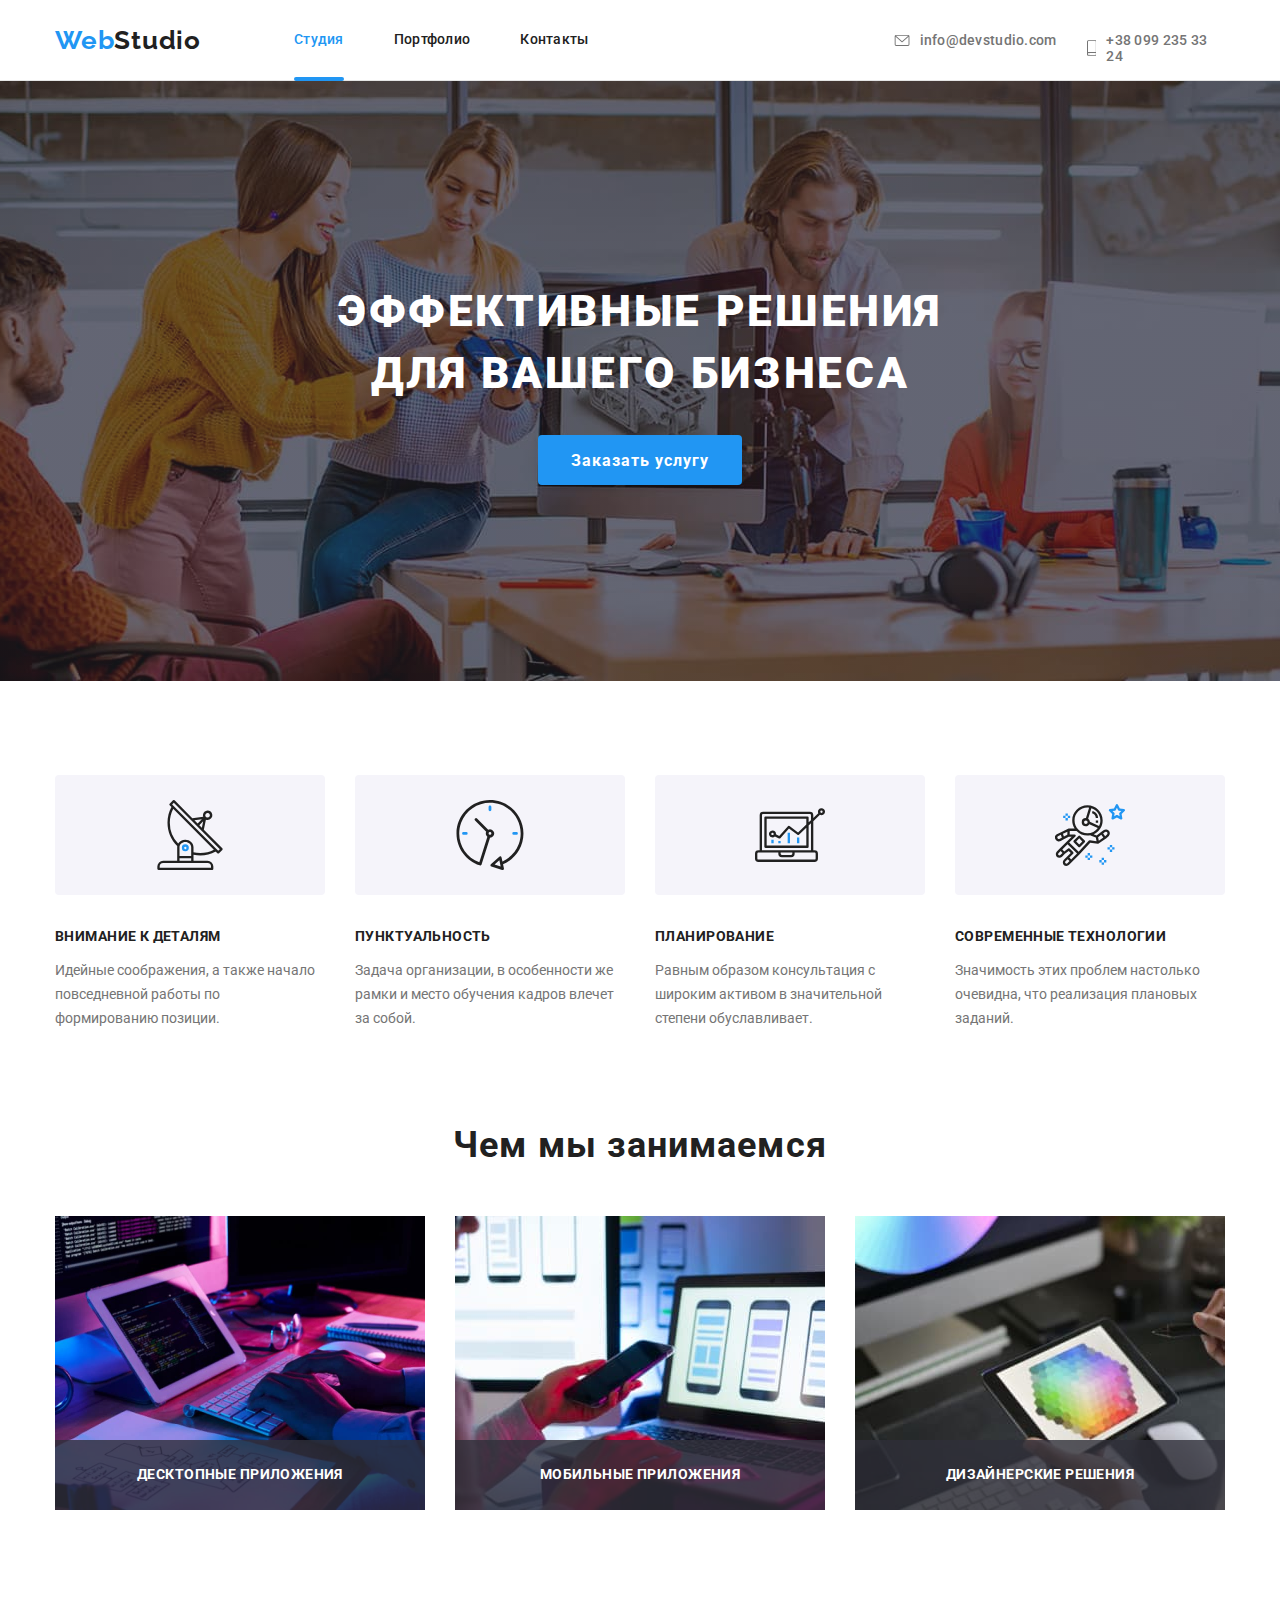
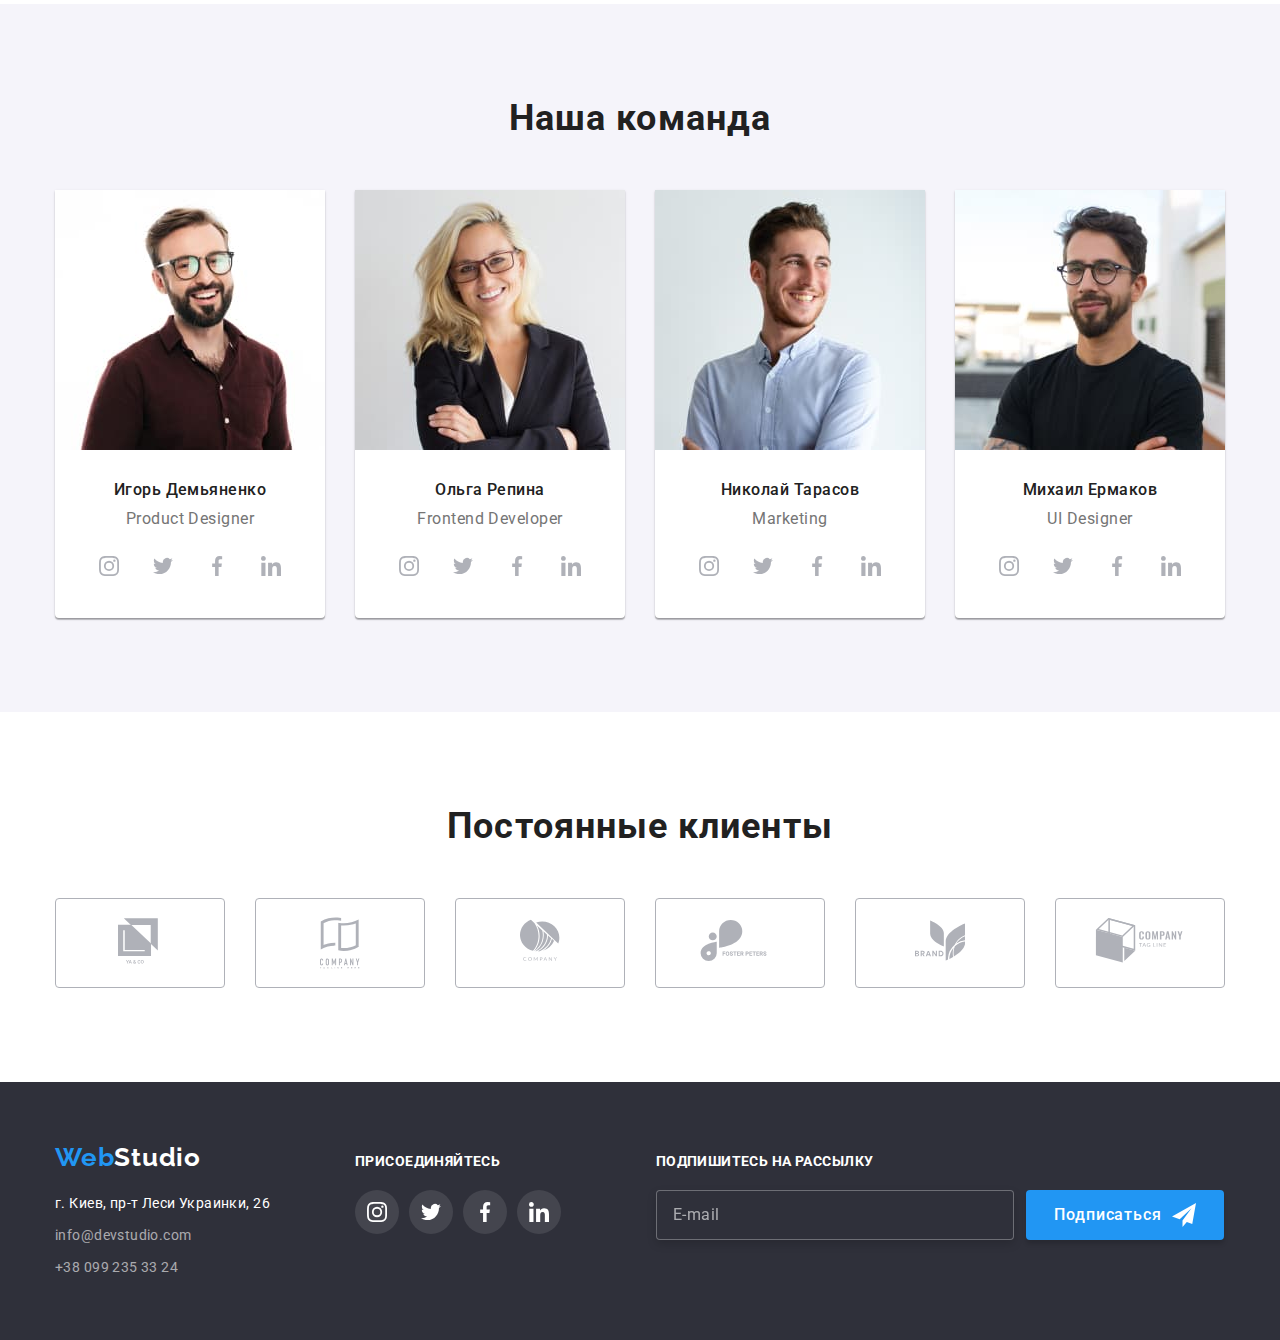
<file: index.html>
<!DOCTYPE html>
<html lang="ru">
  <head>
    <meta charset="UTF-8" />
    <meta http-equiv="X-UA-Compatible" content="IE=edge" />
    <meta name="viewport" content="width=device-width, initial-scale=1.0" />
    <title>Studio</title>
    <link rel="icon" href="./images/world.png" />
    <meta
      name="description"
      content="Наша команда с удовольствием поможет Вам в создании сайта,интернет-магазина по Вашим предпочтениям"
    />
    <link rel="preconnect" href="https://fonts.gstatic.com" />

    <link
      href="https://fonts.googleapis.com/css2?family=Raleway:wght@700&family=Roboto:wght@400;500;700;900&display=swap"
      rel="stylesheet"
    />
    <link
      rel="stylesheet"
      href="https://cdnjs.cloudflare.com/ajax/libs/animate.css/4.1.1/animate.min.css"
    />
    <link
      rel="stylesheet"
      href="https://cdnjs.cloudflare.com/ajax/libs/modern-normalize/0.2.0/modern-normalize.css"
    />
    <link rel="stylesheet" href="./css/main.min.css" />
  </head>
  <body>
    <!--Шапка сайта-->
    <header class="page-header">
      <div class="container header-container">
        <div class="page-header__main">
          <a href="" class="logo page-header__logo">
            <span class="logo__span logo__span--accent">Web</span
            ><span class="logo__span logo__span--primary">Studio</span></a
          >
          <button
            type="button"
            class="menu-button"
            aria-expanded="false"
            aria-controls="menu-container"
            data-menu-button
          >
            <svg
              width="40"
              height="40"
              aria-label="Переключатель мобильного меню"
            >
              <use
                class="icon-close"
                href="./images/sprite.svg#icon-close_40px"
              ></use>
              <use class="icon-menu" href="./images/sprite.svg#icon-menu"></use>
            </svg>
          </button>
          <div class="menu-container" id="menu-container" data-menu>
            <div class="menu-flex">
              <nav class="page-header__navigation">
                <ul class="site-nav">
                  <li class="site-nav__item">
                    <a
                      href="./index.html"
                      class="site-nav__link--current site-nav__studio"
                      >Студия</a
                    >
                  </li>
                  <li class="site-nav__item">
                    <a href="./portfolio.html" class="site-nav__link"
                      >Портфолио</a
                    >
                  </li>
                  <li class="site-nav__item">
                    <a href="" class="site-nav__link">Контакты</a>
                  </li>
                </ul>
              </nav>
              <div class="mobile-social-contacts">
                <ul class="contacts">
                  <li class="contacts__item">
                    <a
                      href="mailto:info@devstudio.com"
                      class="contacts__link contacts__link--email"
                    >
                      <svg class="contacts__icon" width="16" height="12">
                        <use href="./images/sprite.svg#icon-email"></use>
                      </svg>
                      info@devstudio.com
                    </a>
                  </li>

                  <li class="contacts__item">
                    <a
                      href="tel:+380992353324"
                      class="contacts__link contacts__link--tel"
                    >
                      <svg class="contacts__icon" width="10" height="16">
                        <use href="./images/sprite.svg#icon-smartphone"></use>
                      </svg>
                      +38 099 235 33 24
                    </a>
                  </li>
                </ul>

                <ul class="mobile-social">
                  <li class="mobile-social__item">
                    <a
                      href=""
                      rel="noopener noreferrer"
                      class="mobile-social__link"
                      >Instagram</a
                    >
                  </li>
                  <li class="mobile-social__item">
                    <a
                      href=""
                      rel="noopener noreferrer"
                      class="mobile-social__link"
                      >Twitter</a
                    >
                  </li>
                  <li class="mobile-social__item">
                    <a
                      href=""
                      rel="noopener noreferrer"
                      class="mobile-social__link"
                      >Facebook</a
                    >
                  </li>
                  <li class="mobile-social__item">
                    <a
                      href=""
                      rel="noopener noreferrer"
                      class="mobile-social__link"
                      >LinkedIn</a
                    >
                  </li>
                </ul>
              </div>
            </div>
          </div>
        </div>
      </div>
    </header>

    <main>
      <!--Герой-->

      <section class="hero hero__overlay">
        <h1 class="hero__title animate__backInDown">
          Эффективные решения для вашего бизнеса
        </h1>
        <button data-modal-open type="button" class="button">
          Заказать услугу
        </button>
      </section>

      <!--Преимущества-->
      <section class="section-features">
        <div class="container">
          <h2 class="visually-hidden">Преимущества</h2>
          <ul class="features">
            <li class="features__item">
              <div class="features__icon">
                <svg width="70" height="70">
                  <use href="./images/sprite.svg#icon-antenna"></use>
                </svg>
              </div>
              <h3 class="features__title">Внимание к деталям</h3>
              <p class="features__text">
                Идейные соображения, а также начало повседневной работы по
                формированию позиции.
              </p>
            </li>
            <li class="features__item">
              <div class="features__icon">
                <svg width="70" height="70">
                  <use href="./images/sprite.svg#icon-clock"></use>
                </svg>
              </div>
              <h3 class="features__title">Пунктуальность</h3>
              <p class="features__text">
                Задача организации, в особенности же рамки и место обучения
                кадров влечет за собой.
              </p>
            </li>
            <li class="features__item">
              <div class="features__icon">
                <svg width="70" height="70">
                  <use href="./images/sprite.svg#icon-diagram"></use>
                </svg>
              </div>
              <h3 class="features__title">Планирование</h3>
              <p class="features__text">
                Равным образом консультация с широким активом в значительной
                степени обуславливает.
              </p>
            </li>
            <li class="features__item">
              <div class="features__icon">
                <svg width="70" height="70">
                  <use href="./images/sprite.svg#icon-astronaut"></use>
                </svg>
              </div>
              <h3 class="features__title">Современные технологии</h3>
              <p class="features__text">
                Значимость этих проблем настолько очевидна, что реализация
                плановых заданий.
              </p>
            </li>
          </ul>
        </div>
      </section>
      <!--Чем мы занимаемся-->
      <section class="section-business">
        <div class="container">
          <h2 class="section__title">Чем мы занимаемся</h2>
          <ul class="business">
            <li class="business__item">
              <img
                srcset="
                  ./images/foto4/buss11.jpg 1x,
                  ./images/foto4/buss12.jpg 2x
                "
                src="./images/foto4/buss11.jpg"
                alt="Команда создает десктопное приложение"
                width="370"
                height="294"
                class="img"
              />
              <div class="business__app">
                <h3 class="business__title">Десктопные приложения</h3>
              </div>
            </li>
            <li class="business__item">
              <img
                srcset="
                  ./images/foto4/buss21.jpg 1x,
                  ./images/foto4/buss22.jpg 2x
                "
                src="./images/foto4/buss21.jpg"
                alt="Команда создает мобильное приложение"
                width="370"
                height="294"
                class="img"
              />
              <div class="business__app">
                <h3 class="business__title">Мобильные приложения</h3>
              </div>
            </li>
            <li class="business__item">
              <img
                srcset="
                  ./images/foto4/buss3-1x.jpg 1x,
                  ./images/foto4/buss3-2x.jpg 2x
                "
                src="./images/foto4/buss3-1x.jpg"
                alt="Дизайнерские решения"
                width="370"
                height="294"
                class="img"
              />
              <div class="business__app">
                <h3 class="business__title">Дизайнерские решения</h3>
              </div>
            </li>
          </ul>
        </div>
      </section>

      <!--Наша команда-->

      <section class="section team">
        <div class="container">
          <h2 class="section__title">Наша команда</h2>
          <ul class="team-cardset">
            <li class="team-cardset__item">
              <div class="team-cardset__thamb">
                <img
                  srcset="
                    ./images/foto4/team1-1x.jpg 1x,
                    ./images/foto4/team1-2x.jpg 2x
                  "
                  src="./images/foto4/team1-1x.jpg"
                  alt="Фото Игоря Демьяненко"
                  width="270"
                  height="260"
                  class="img team-cardset__img animate__rotateOut"
                />
              </div>
              <div class="team-cardset__content">
                <h3 class="team-cardset__name">Игорь Демьяненко</h3>
                <p class="team-cardset__prof">Product Designer</p>
              </div>
              <ul class="social-list">
                <li class="social-list__item">
                  <a
                    href=""
                    class="social-list__link"
                    target="_blank"
                    rel="noreferrer noopener"
                    aria-label="Инстаграм"
                  >
                    <svg class="social-list__icon">
                      <use href="./images/sprite.svg#icon-instagram"></use>
                    </svg>
                  </a>
                </li>
                <li class="social-list__item">
                  <a
                    href=""
                    class="social-list__link"
                    target="_blank"
                    rel="noreferrer noopener"
                    aria-label="Твиттер"
                  >
                    <svg class="social-list__icon">
                      <use href="./images/sprite.svg#icon-twitter"></use>
                    </svg>
                  </a>
                </li>
                <li class="social-list__item">
                  <a
                    href=""
                    class="social-list__link"
                    target="_blank"
                    rel="noreferrer noopener"
                    aria-label="Фейсбук"
                  >
                    <svg class="social-list__icon">
                      <use href="./images/sprite.svg#icon-facebook"></use>
                    </svg>
                  </a>
                </li>
                <li class="social-list__item">
                  <a
                    href=""
                    class="social-list__link"
                    target="_blank"
                    rel="noreferrer noopener"
                    aria-label="Линкедин"
                  >
                    <svg class="social-list__icon">
                      <use href="./images/sprite.svg#icon-linkedin"></use>
                    </svg>
                  </a>
                </li>
              </ul>
            </li>

            <li class="team-cardset__item">
              <div class="team-cardset__thamb">
                <img
                  srcset="
                    ./images/foto4/team2-1x.jpg 1x,
                    ./images/foto4/team2-2x.jpg 2x
                  "
                  src="./images/foto4/team2-1x.jpg"
                  alt="Фото Ольги Репиной"
                  width="270"
                  height="260"
                  class="img team-cardset__img animate__rotateOut"
                />
              </div>
              <div class="team-cardset__content">
                <h3 class="team-cardset__name">Ольга Репина</h3>
                <p class="team-cardset__prof">Frontend Developer</p>
              </div>
              <ul class="social-list">
                <li class="social-list__item">
                  <a
                    href=""
                    class="social-list__link"
                    target="_blank"
                    rel="noreferrer noopener"
                    aria-label="Инстаграм"
                  >
                    <svg class="social-list__icon">
                      <use href="./images/sprite.svg#icon-instagram"></use>
                    </svg>
                  </a>
                </li>
                <li class="social-list__item">
                  <a
                    href=""
                    class="social-list__link"
                    target="_blank"
                    rel="noreferrer noopener"
                    aria-label="Твиттер"
                  >
                    <svg class="social-list__icon">
                      <use href="./images/sprite.svg#icon-twitter"></use>
                    </svg>
                  </a>
                </li>
                <li class="social-list__item">
                  <a
                    href=""
                    class="social-list__link"
                    target="_blank"
                    rel="noreferrer noopener"
                    aria-label="Фейсбук"
                  >
                    <svg class="social-list__icon">
                      <use href="./images/sprite.svg#icon-facebook"></use>
                    </svg>
                  </a>
                </li>
                <li class="social-list__item">
                  <a
                    href=""
                    class="social-list__link"
                    target="_blank"
                    rel="noreferrer noopener"
                    aria-label="Линкедин"
                  >
                    <svg class="social-list__icon">
                      <use href="./images/sprite.svg#icon-linkedin"></use>
                    </svg>
                  </a>
                </li>
              </ul>
            </li>
            <li class="team-cardset__item">
              <div class="team-cardset__thamb">
                <img
                  srcset="
                    ./images/foto4/team3-1x.jpg 1x,
                    ./images/foto4/team3-2x.jpg 2x
                  "
                  src="./images/foto4/team3-1x.jpg"
                  alt="Фото Николая Тарасова"
                  width="270"
                  height="260"
                  class="img team-cardset__thamb animate__rotateOut"
                />
              </div>
              <div class="team-cardset__content">
                <h3 class="team-cardset__name">Николай Тарасов</h3>
                <p class="team-cardset__prof">Marketing</p>
              </div>
              <ul class="social-list">
                <li class="social-list__item">
                  <a
                    href=""
                    class="social-list__link"
                    target="_blank"
                    rel="noreferrer noopener"
                    aria-label="Инстаграм"
                  >
                    <svg class="social-list__icon">
                      <use href="./images/sprite.svg#icon-instagram"></use>
                    </svg>
                  </a>
                </li>
                <li class="social-list__item">
                  <a
                    href=""
                    class="social-list__link"
                    target="_blank"
                    rel="noreferrer noopener"
                    aria-label="Твиттер"
                  >
                    <svg class="social-list__icon">
                      <use href="./images/sprite.svg#icon-twitter"></use>
                    </svg>
                  </a>
                </li>
                <li class="social-list__item">
                  <a
                    href=""
                    class="social-list__link"
                    target="_blank"
                    rel="noreferrer noopener"
                    aria-label="Фейсбук"
                  >
                    <svg class="social-list__icon">
                      <use href="./images/sprite.svg#icon-facebook"></use>
                    </svg>
                  </a>
                </li>
                <li class="social-list__item">
                  <a
                    href=""
                    class="social-list__link"
                    target="_blank"
                    rel="noreferrer noopener"
                    aria-label="Линкедин"
                  >
                    <svg class="social-list__icon">
                      <use href="./images/sprite.svg#icon-linkedin"></use>
                    </svg>
                  </a>
                </li>
              </ul>
            </li>
            <li class="team-cardset__item">
              <div class="team-cardset__thamb">
                <img
                  srcset="
                    ./images/foto4/team4-1x.jpg 1x,
                    ./images/foto4/team4-2x.jpg
                  "
                  src="./images/foto4/team4-1x.jpg"
                  alt="Фото Михаила Ермакова"
                  width="270"
                  height="260"
                  class="img team-cardset__thamb animate__rotateOut"
                />
              </div>
              <div class="team-cardset__content">
                <h3 class="team-cardset__name">Михаил Ермаков</h3>
                <p class="team-cardset__prof">UI Designer</p>
              </div>
              <ul class="social-list">
                <li class="social-list__item">
                  <a
                    href=""
                    class="social-list__link"
                    target="_blank"
                    rel="noreferrer noopener"
                    aria-label="Инстаграм"
                  >
                    <svg class="social-list__icon">
                      <use href="./images/sprite.svg#icon-instagram"></use>
                    </svg>
                  </a>
                </li>
                <li class="social-list__item">
                  <a
                    href=""
                    class="social-list__link"
                    target="_blank"
                    rel="noreferrer noopener"
                    aria-label="Твиттер"
                  >
                    <svg class="social-list__icon">
                      <use href="./images/sprite.svg#icon-twitter"></use>
                    </svg>
                  </a>
                </li>
                <li class="social-list__item">
                  <a
                    href=""
                    class="social-list__link"
                    target="_blank"
                    rel="noreferrer noopener"
                    aria-label="Фейсбук"
                  >
                    <svg class="social-list__icon">
                      <use href="./images/sprite.svg#icon-facebook"></use>
                    </svg>
                  </a>
                </li>
                <li class="social-list__item">
                  <a
                    href=""
                    class="social-list__link"
                    target="_blank"
                    rel="noreferrer noopener"
                    aria-label="Линкедин"
                  >
                    <svg class="social-list__icon">
                      <use href="./images/sprite.svg#icon-linkedin"></use>
                    </svg>
                  </a>
                </li>
              </ul>
            </li>
          </ul>
        </div>
      </section>
      <!--Наши клиенты-->
      <section class="section">
        <div class="container">
          <h2 class="section__title">Постоянные клиенты</h2>
          <ul class="clients">
            <li class="clients__item animate__bounceInRight">
              <a
                href=""
                class="clients__link"
                target="_blank"
                rel="noreferrer noopener"
              >
                <svg width="44" height="49">
                  <use href="./images/sprite.svg#icon-logo-1"></use>
                </svg>
              </a>
            </li>
            <li class="clients__item animate__bounceInRight">
              <a
                href=""
                class="clients__link"
                target="_blank"
                rel="noreferrer noopener"
              >
                <svg class="icon-client" width="40" height="52">
                  <use href="./images/sprite.svg#icon-logo-2"></use>
                </svg>
              </a>
            </li>
            <li class="clients__item animate__bounceInRight">
              <a
                href=""
                class="clients__link"
                target="_blank"
                rel="noreferrer noopener"
              >
                <div>
                  <svg width="40" height="43">
                    <use href="./images/sprite.svg#icon-logo-3"></use>
                  </svg>
                </div>
              </a>
            </li>
            <li class="clients__item animate__bounceInRight">
              <a
                href=""
                class="clients__link"
                target="_blank"
                rel="noreferrer noopener"
              >
                <div>
                  <svg width="80" height="42">
                    <use href="./images/sprite.svg#icon-log--4"></use>
                  </svg>
                </div>
              </a>
            </li>
            <li class="clients__item animate__bounceInRight">
              <a
                href=""
                class="clients__link"
                target="_blank"
                rel="noreferrer noopener"
              >
                <div>
                  <svg width="50" height="47">
                    <use href="./images/sprite.svg#icon-logo-5"></use>
                  </svg>
                </div>
              </a>
            </li>
            <li class="clients__item animate__bounceInRight">
              <a
                href=""
                class="clients__link"
                target="_blank"
                rel="noreferrer noopener"
              >
                <div>
                  <svg width="89" height="45">
                    <use href="./images/sprite.svg#icon-logo-6"></use>
                  </svg>
                </div>
              </a>
            </li>
          </ul>
        </div>
      </section>
    </main>

    <footer class="section-footer">
      <div class="container">
        <div class="widget">
          <div class="widget__part">
            <a href="./" class="logo section-footer__logo">
              <span class="logo__span logo__span--accent">Web</span
              ><span class="logo__span logo__span--secondary">Studio</span></a
            >

            <address>
              <ul class="address">
                <li class="address__item">
                  <a
                    href="https://goo.gl/maps/Ed6KkoPYDBSFaAVK7"
                    target="_blank"
                    rel="noreferrer noopener"
                    class="address__link address__link--white"
                    >г. Киев, пр-т Леси Украинки, 26</a
                  >
                </li>
                <li class="address__item">
                  <a href="mailto:info@devstudio.com" class="address__link"
                    >info@devstudio.com</a
                  >
                </li>
                <li class="address__item">
                  <a href="tel:+380992353324" class="address__link"
                    >+38 099 235 33 24</a
                  >
                </li>
              </ul>
            </address>
          </div>

          <div class="widget__part animate__zoomInDown">
            <b class="join">присоединяйтесь</b>
            <ul class="footer-social">
              <li class="footer-social__item">
                <a
                  href="https://www.instagram.com/"
                  class="footer-social__link"
                  target="_blank"
                  rel="noreferrer noopener"
                  aria-label="Инстаграм"
                >
                  <svg class="footer-social__icon">
                    <use href="./images/sprite.svg#icon-instagram-footer"></use>
                  </svg>
                </a>
              </li>
              <li class="footer-social__item">
                <a
                  href="https://twitter.com/?lang=ru"
                  class="footer-social__link"
                  target="_blank"
                  rel="noreferrer noopener"
                  aria-label="Твиттер"
                >
                  <svg class="footer-social__icon">
                    <use href="./images/sprite.svg#icon-twitter-footer"></use>
                  </svg>
                </a>
              </li>
              <li class="footer-social__item">
                <a
                  href="https://uk-ua.facebook.com/"
                  class="footer-social__link"
                  target="_blank"
                  rel="noreferrer noopener"
                  aria-label="Фейсбук"
                >
                  <svg class="footer-social__icon">
                    <use href="./images/sprite.svg#icon-facebook-footer"></use>
                  </svg>
                </a>
              </li>
              <li class="footer-social__item">
                <a
                  href="https://ru.linkedin.com/"
                  class="footer-social__link"
                  target="_blank"
                  rel="noreferrer noopener"
                  aria-label="Линкедин"
                >
                  <svg class="footer-social__icon">
                    <use href="./images/sprite.svg#icon-linkedin-footer"></use>
                  </svg>
                </a>
              </li>
            </ul>
          </div>

          <div class="widget__form-part">
            <b class="join">Подпишитесь на рассылку</b>
            <form name="form" autocomplete="on">
              <div class="footer-form">
                <label>
                  <input
                    class="footer-form__input footer-form__text"
                    type="email"
                    name="email"
                    placeholder="E-mail"
                  />
                </label>

                <button class="button-footer" type="submit">
                  <span class="button-footer__text">Подписаться</span>
                  <svg
                    class="button-footer__icon button-footer__icon--end"
                    width="24"
                    height="24"
                  >
                    <use href="./images/sprite.svg#icon-sendteleg"></use>
                  </svg>
                </button>
              </div>
            </form>
          </div>
        </div>
      </div>
    </footer>
    <div class="backdrop is-hidden" data-modal>
      <div class="modal">
        <button data-modal-close class="modal__close">
          <svg width="18" height="18" aria-label="close" class="close">
            <use href="./images/sprite.svg#icon-close-black1"></use>
          </svg>
        </button>

        <form class="form">
          <b class="modal-join">Оставьте свои данные, мы вам перезвоним</b>
          <div class="form-field">
            <label for="name">
              <span class="form__label">Имя</span>
            </label>
            <div class="form__modal-input">
              <input
                class="form__input"
                type="text"
                name="user-name"
                id="name"
              />
              <svg class="form__icon form__icon--name" aria-label="Ваше имя">
                <use href="./images/sprite.svg#icon-man"></use>
              </svg>
            </div>
          </div>
          <div class="form-field">
            <label for="tel">
              <span class="form__label">Телефон</span>
            </label>
            <div class="form__modal-input">
              <input class="form__input" type="tel" name="tel" id="tel" />
              <svg class="form__icon form__icon--tell" aria-label="Телефон">
                <use href="./images/sprite.svg#icon-tell"></use>
              </svg>
            </div>
          </div>
          <div class="form-field">
            <label for="mail"><span class="form__label">Почта</span></label>
            <div class="form__modal-input">
              <input class="form__input" type="email" name="email" id="mail" />
              <svg
                class="form__icon form__icon--mail"
                aria-label="Электронная почта"
              >
                <use href="./images/sprite.svg#icon-mail"></use>
              </svg>
            </div>
          </div>
          <div class="form-field">
            <label
              ><span class="form__label">Комментарий</span>

              <textarea
                class="form__textarea"
                name="comment"
                placeholder="Введите текст"
                rows="10"
              ></textarea>
            </label>
          </div>
          <div class="modal-checkbox">
            <label class="modal-checkbox__label">
              <input
                class="modal-checkbox__input visually-hidden"
                type="checkbox"
                name="policy"
              />
              <span class="modal-checkbox__icon"></span>
              <span class="modal-checkbox__text"
                >Соглашаюсь с рассылкой и принимаю &ensp;
              </span>

              <a href="" class="modal-checkbox__link modal-checkbox__text">
                Условия договора</a
              >
            </label>
          </div>
          <button type="submit" class="modal-button">
            <span class="modal-button__text">Отправить</span>
          </button>
        </form>
      </div>
    </div>
    <script src="./js/button.js"></script>
    <script src="./js/modal.js"></script>
    <script src="./js/mobile-menu.js"></script>
  </body>
</html>
</file>
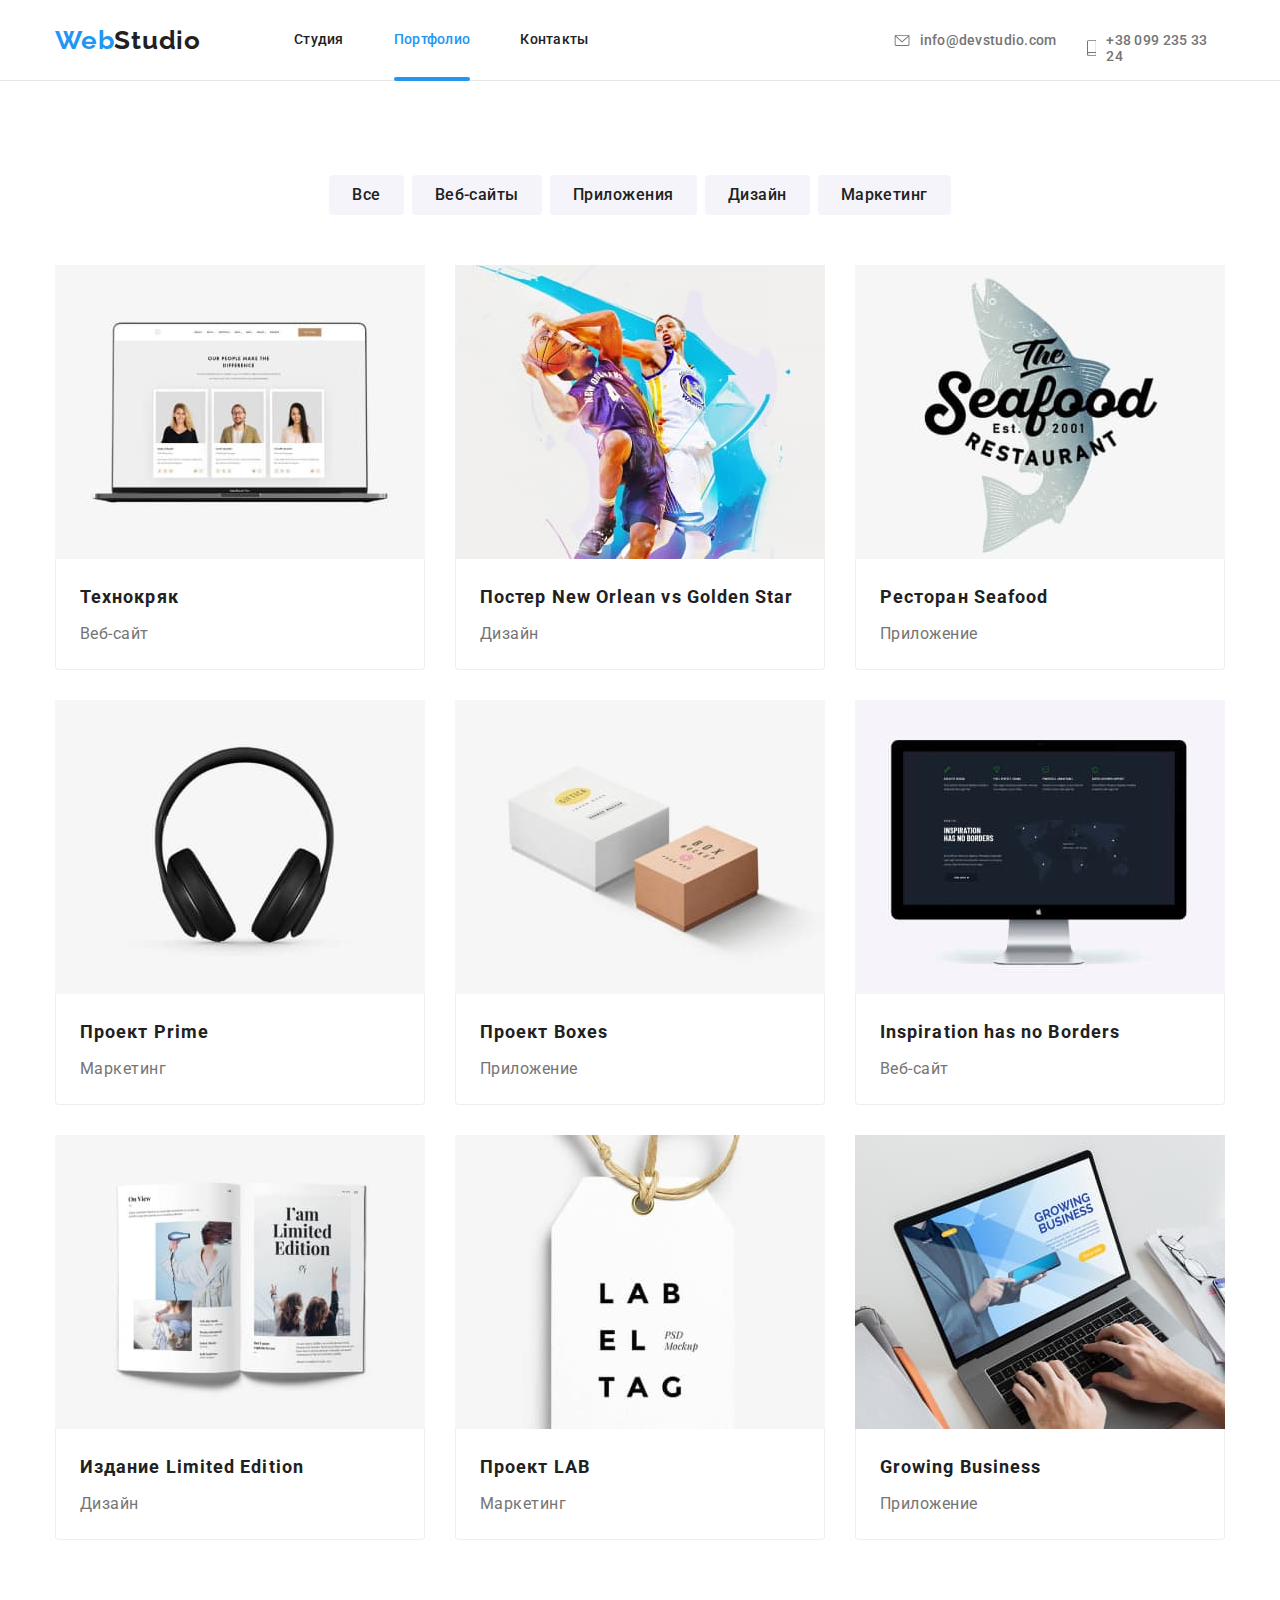
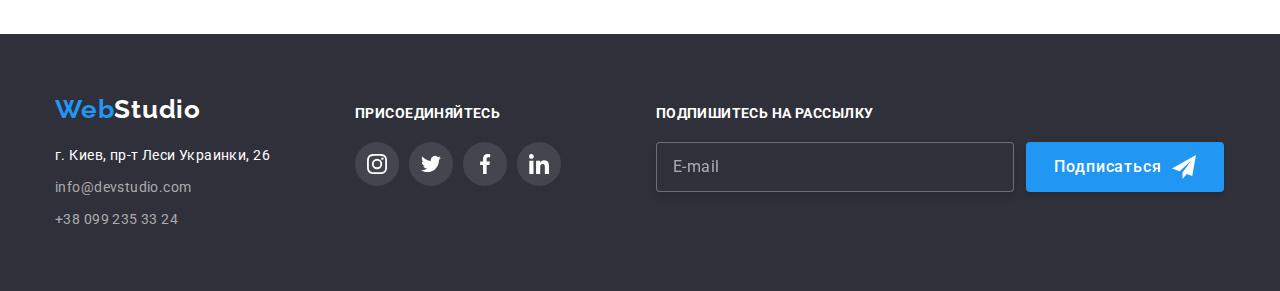
<file: portfolio.html>
<!DOCTYPE html>
<html lang="ru">
  <head>
    <meta charset="UTF-8" />
    <meta http-equiv="X-UA-Compatible" content="IE=edge" />
    <meta name="viewport" content="width=device-width, initial-scale=1.0" />
    <title>Portfolio</title>
    <link rel="icon" href="./images/world.png" />
    <meta
      name="description"
      content="Наша команда с удовольствием поможет Вам в создании сайта,интернет-магазина по Вашим предпочтениям"
    />
    <link rel="preconnect" href="https://fonts.gstatic.com" />
    <link
      href="https://fonts.googleapis.com/css2?family=Raleway:wght@700&family=Roboto:wght@400;500;700;900&display=swap"
      rel="stylesheet"
    />
    <link
      rel="stylesheet"
      href="https://cdnjs.cloudflare.com/ajax/libs/modern-normalize/1.0.0/modern-normalize.css"
    />
    <link rel="stylesheet" href="./css/main.min.css" />
  </head>
  <body>
    <!--Шапка сайта-->
    <header class="page-header">
      <div class="container header-container">
        <div class="page-header__main">
          <a href="./index.html" class="logo page-header__logo">
            <span class="logo__span logo__span--accent">Web</span
            ><span class="logo__span logo__span--primary">Studio</span></a
          >
          <button
            type="button"
            class="menu-button"
            aria-expanded="false"
            aria-controls="menu-container"
            data-menu-button
          >
            <svg
              width="40"
              height="40"
              aria-label="Переключатель мобильного меню"
            >
              <use
                class="icon-close"
                href="./images/sprite.svg#icon-close_40px"
              ></use>
              <use class="icon-menu" href="./images/sprite.svg#icon-menu"></use>
            </svg>
          </button>
          <div class="menu-container" id="menu-container" data-menu>
            <div class="menu-flex">
              <nav class="page-header__navigation">
                <ul class="site-nav">
                  <li class="site-nav__item">
                    <a href="./index.html" class="site-nav__link">Студия</a>
                  </li>
                  <li class="site-nav__item">
                    <a
                      href="./portfolio.html"
                      class="site-nav__link--current site-nav__portfolio"
                      >Портфолио</a
                    >
                  </li>
                  <li class="site-nav__item">
                    <a href="" class="site-nav__link">Контакты</a>
                  </li>
                </ul>
              </nav>
              <div class="mobile-social-contacts">
                <ul class="contacts">
                  <li class="contacts__item">
                    <a
                      href="mailto:info@devstudio.com"
                      class="contacts__link contacts__link--email"
                    >
                      <svg class="contacts__icon" width="16" height="12">
                        <use href="./images/sprite.svg#icon-email"></use>
                      </svg>
                      info@devstudio.com
                    </a>
                  </li>

                  <li class="contacts__item">
                    <a
                      href="tel:+380992353324"
                      class="contacts__link contacts__link--tel"
                    >
                      <svg class="contacts__icon" width="10" height="16">
                        <use href="./images/sprite.svg#icon-smartphone"></use>
                      </svg>
                      +38 099 235 33 24
                    </a>
                  </li>
                </ul>

                <ul class="mobile-social">
                  <li class="mobile-social__item">
                    <a
                      href=""
                      rel="noopener noreferrer"
                      class="mobile-social__link"
                      >Instagram</a
                    >
                  </li>
                  <li class="mobile-social__item">
                    <a
                      href=""
                      rel="noopener noreferrer"
                      class="mobile-social__link"
                      >Twitter</a
                    >
                  </li>
                  <li class="mobile-social__item">
                    <a
                      href=""
                      rel="noopener noreferrer"
                      class="mobile-social__link"
                      >Facebook</a
                    >
                  </li>
                  <li class="mobile-social__item">
                    <a
                      href=""
                      rel="noopener noreferrer"
                      class="mobile-social__link"
                      >LinkedIn</a
                    >
                  </li>
                </ul>
              </div>
            </div>
          </div>
        </div>
      </div>
    </header>

    <main>
      <section class="section">
        <div class="container">
          <h1 class="visually-hidden">Наши работы</h1>
          <h2 class="visually-hidden">Направления работы</h2>
          <ul class="buttons">
            <li class="buttons__item">
              <button type="button" class="buttons__filter">Все</button>
            </li>
            <li class="buttons__item">
              <button type="button" class="buttons__filter">Веб-сайты</button>
            </li>
            <li class="buttons__item">
              <button type="button" class="buttons__filter">Приложения</button>
            </li>
            <li class="buttons__item">
              <button type="button" class="buttons__filter">Дизайн</button>
            </li>
            <li class="buttons__item">
              <button type="button" class="buttons__filter">Маркетинг</button>
            </li>
          </ul>
          <ul class="card-set">
            <li class="card-set__item">
              <a href="" class="card-set__link">
                <div class="overlay-foto">
                  <div class="overlay-foto__card">
                    <p class="overlay-foto__text">
                      Технокряк это современная площадка распространения
                      коронавируса. Компании используют эту платформу для
                      цифрового шпионажа и атак на защищённые сервера
                      конкурентов.
                    </p>
                  </div>
                  <img
                    srcset="
                      ./images/foto4/port1-1x.jpg 1x,
                      ./images/foto4/port1-2x.jpg 2x
                    "
                    src="./images/foto4/port1-1x.jpg"
                    alt="Наша команда"
                    width="370"
                    height="295"
                    class="img overlay-foto__img"
                  />
                </div>

                <div class="description">
                  <h3 class="description__title">Технокряк</h3>
                  <p class="description__text">Веб-сайт</p>
                </div>
              </a>
            </li>
            <li class="card-set__item">
              <a href="" class="card-set__link">
                <div class="overlay-foto">
                  <div class="overlay-foto__card">
                    <p class="overlay-foto__text">
                      Технокряк это современная площадка распространения
                      коронавируса. Компании используют эту платформу для
                      цифрового шпионажа и атак на защищённые сервера
                      конкурентов.
                    </p>
                  </div>
                  <img
                    srcset="
                      ./images/foto4/port2-1x.jpg 1x,
                      ./images/foto4/port2-2x.jpg 2x
                    "
                    src="./images/foto4/port2-1x.jpg"
                    alt="Создание постеров"
                    width="370"
                    height="295"
                    class="img overlay-foto__img"
                  />
                </div>

                <div class="description">
                  <h3 class="description__title">
                    Постер New Orlean vs Golden Star
                  </h3>
                  <p class="description__text">Дизайн</p>
                </div>
              </a>
            </li>
            <li class="card-set__item">
              <a href="" class="card-set__link">
                <div class="overlay-foto">
                  <div class="overlay-foto__card">
                    <p class="overlay-foto__text">
                      Технокряк это современная площадка распространения
                      коронавируса. Компании используют эту платформу для
                      цифрового шпионажа и атак на защищённые сервера
                      конкурентов.
                    </p>
                  </div>
                  <img
                    srcset="
                      ./images/foto4/port3-1x.jpg 1x,
                      ./images/foto4/potr3-2x.jpg 2x
                    "
                    src="./images/foto4/port3-1x.jpg"
                    alt="Сайт ресторана"
                    width="370"
                    height="295"
                    class="img overlay-foto__img"
                  />
                </div>

                <div class="description">
                  <h3 class="description__title">Ресторан Seafood</h3>
                  <p class="description__text">Приложение</p>
                </div>
              </a>
            </li>
            <li class="card-set__item">
              <a href="" class="card-set__link">
                <div class="overlay-foto">
                  <div class="overlay-foto__card">
                    <p class="overlay-foto__text">
                      Технокряк это современная площадка распространения
                      коронавируса. Компании используют эту платформу для
                      цифрового шпионажа и атак на защищённые сервера
                      конкурентов.
                    </p>
                  </div>
                  <img
                    srcset="
                      ./images/foto4/port4-1x.jpg 1x,
                      ./images/foto4/port4-2x.jpg 2x
                    "
                    src="./images/foto4/port4-1x.jpg"
                    alt="Маркетинговый проект"
                    width="370"
                    height="295"
                    class="img overlay-foto__img"
                  />
                </div>

                <div class="description">
                  <h3 class="description__title">Проект Prime</h3>
                  <p class="description__text">Маркетинг</p>
                </div>
              </a>
            </li>
            <li class="card-set__item">
              <a href="" class="card-set__link">
                <div class="overlay-foto">
                  <div class="overlay-foto__card">
                    <p class="overlay-foto__text">
                      Технокряк это современная площадка распространения
                      коронавируса. Компании используют эту платформу для
                      цифрового шпионажа и атак на защищённые сервера
                      конкурентов.
                    </p>
                  </div>
                  <img
                    srcset="
                      ./images/foto4/port5-1x.jpg 1x,
                      ./images/foto4/port5-2x.jpg 2x
                    "
                    src="./images/foto4/port5-1x.jpg"
                    alt="Приложение Boxes"
                    width="370"
                    height="295"
                    class="img overlay-foto__img"
                  />
                </div>

                <div class="description">
                  <h3 class="description__title">Проект Boxes</h3>
                  <p class="description__text">Приложение</p>
                </div>
              </a>
            </li>
            <li class="card-set__item">
              <a href="" class="card-set__link">
                <div class="overlay-foto">
                  <div class="overlay-foto__card">
                    <p class="overlay-foto__text">
                      Технокряк это современная площадка распространения
                      коронавируса. Компании используют эту платформу для
                      цифрового шпионажа и атак на защищённые сервера
                      конкурентов.
                    </p>
                  </div>
                  <img
                    srcset="
                      ./images/foto4/port6-1x.jpg 1x,
                      ./images/foto4/port6-2x.jpg 2x
                    "
                    src="./images/foto4/port6-1x.jpg"
                    alt="Создание веб-сайтов"
                    width="370"
                    height="295"
                    class="img overlay-foto__img"
                  />
                </div>

                <div class="description">
                  <h3 class="description__title">Inspiration has no Borders</h3>
                  <p class="description__text">Веб-сайт</p>
                </div>
              </a>
            </li>
            <li class="card-set__item">
              <a href="" class="card-set__link">
                <div class="overlay-foto">
                  <div class="overlay-foto__card">
                    <p class="overlay-foto__text">
                      Технокряк это современная площадка распространения
                      коронавируса. Компании используют эту платформу для
                      цифрового шпионажа и атак на защищённые сервера
                      конкурентов.
                    </p>
                  </div>
                  <img
                    srcset="
                      ./images/foto4/port7-1x.jpg 1x,
                      ./images/foto4/port7-2x.jpg 2x
                    "
                    src="./images/foto4/port7-1x.jpg"
                    alt="Создание дизайнов"
                    width="370"
                    height="295"
                    class="img overlay-foto__img"
                  />
                </div>

                <div class="description">
                  <h3 class="description__title">Издание Limited Edition</h3>
                  <p class="description__text">Дизайн</p>
                </div>
              </a>
            </li>
            <li class="card-set__item">
              <a href="" class="card-set__link">
                <div class="overlay-foto">
                  <div class="overlay-foto__card">
                    <p class="overlay-foto__text">
                      Технокряк это современная площадка распространения
                      коронавируса. Компании используют эту платформу для
                      цифрового шпионажа и атак на защищённые сервера
                      конкурентов.
                    </p>
                  </div>
                  <img
                    srcset="
                      ./images/foto4/port8-1x.jpg 1x,
                      ./images/foto4/port8-2x.jpg 2x
                    "
                    src="./images/foto4/port8-1x.jpg"
                    alt="Маркетинговый проект"
                    width="370"
                    height="295"
                    class="img overlay-foto__img"
                  />
                </div>

                <div class="description">
                  <h3 class="description__title">Проект LAB</h3>
                  <p class="description__text">Маркетинг</p>
                </div>
              </a>
            </li>
            <li class="card-set__item">
              <a href="" class="card-set__link">
                <div class="overlay-foto">
                  <div class="overlay-foto__card">
                    <p class="overlay-foto__text">
                      Технокряк это современная площадка распространения
                      коронавируса. Компании используют эту платформу для
                      цифрового шпионажа и атак на защищённые сервера
                      конкурентов.
                    </p>
                  </div>
                  <img
                    srcset="
                      ./images/foto4/port9-1x.jpg 1x,
                      ./images/foto4/port9-2x.jpg 2x
                    "
                    src="./images/foto4/port9-1x.jpg"
                    alt="Создание приложений"
                    width="370"
                    height="295"
                    class="img overlay-foto__img"
                  />
                </div>

                <div class="description">
                  <h3 class="description__title">Growing Business</h3>
                  <p class="description__text">Приложение</p>
                </div>
              </a>
            </li>
          </ul>
        </div>
      </section>
    </main>

    <footer class="section-footer">
      <div class="container">
        <div class="widget">
          <div class="widget__part">
            <a href="./" class="logo section-footer__logo">
              <span class="logo__span logo__span--accent">Web</span
              ><span class="logo__span logo__span--secondary">Studio</span></a
            >
            <address class="address">
              <ul>
                <li class="address__item">
                  <a
                    href="https://goo.gl/maps/Ed6KkoPYDBSFaAVK7"
                    target="_blank"
                    rel="noreferrer noopener "
                    class="address__link address__link--white"
                    >г. Киев, пр-т Леси Украинки, 26</a
                  >
                </li>
                <li class="address__item">
                  <a href="mailto:info@devstudio.com" class="address__link"
                    >info@devstudio.com</a
                  >
                </li>
                <li class="address__item">
                  <a href="tel:+380992353324" class="address__link"
                    >+38 099 235 33 24</a
                  >
                </li>
              </ul>
            </address>
          </div>
          <div class="widget__part animate__zoomInDown">
            <b class="join">присоединяйтесь</b>
            <ul class="footer-social">
              <li class="footer-social__item">
                <a href="" class="footer-social__link">
                  <svg class="footer-social__icon">
                    <use href="./images/sprite.svg#icon-instagram-footer"></use>
                  </svg>
                </a>
              </li>
              <li class="footer-social__item">
                <a href="" class="footer-social__link">
                  <svg class="footer-social__icon">
                    <use href="./images/sprite.svg#icon-twitter-footer"></use>
                  </svg>
                </a>
              </li>
              <li class="footer-social__item">
                <a href="" class="footer-social__link">
                  <svg class="footer-social__icon">
                    <use href="./images/sprite.svg#icon-facebook-footer"></use>
                  </svg>
                </a>
              </li>
              <li class="footer-social__item">
                <a href="" class="footer-social__link">
                  <svg class="footer-social__icon">
                    <use href="./images/sprite.svg#icon-linkedin-footer"></use>
                  </svg>
                </a>
              </li>
            </ul>
          </div>
          <div class="widget__form-part">
            <b class="join">Подпишитесь на рассылку</b>
            <form name="form" autocomplete="on">
              <div class="footer-form">
                <label>
                  <input
                    class="footer-form__input footer-form__text"
                    type="email"
                    name="email"
                    placeholder="E-mail"
                  />
                </label>

                <button class="button-footer" type="submit">
                  <span class="button-footer__text">Подписаться</span>
                  <svg
                    class="button-footer__icon button-footer__icon--end"
                    width="24"
                    height="24"
                  >
                    <use href="./images/sprite.svg#icon-sendteleg"></use>
                  </svg>
                </button>
              </div>
            </form>
          </div>
        </div>
      </div>
    </footer>
    <script src="./js/button.js"></script>
    <script src="./js/mobile-menu.js"></script>
  </body>
</html>
</file>
<file: css/main.min.css>
.visually-hidden{position:absolute !important;clip:rect(1px 1px 1px 1px);clip:rect(1px, 1px, 1px, 1px);padding:0 !important;border:0 !important;height:1px !important;width:1px !important;overflow:hidden}.container{width:100%;padding-left:15px;padding-right:15px;margin-left:auto;margin-right:auto}@media screen and (min-width: 480px){.container{width:480px}}@media screen and (min-width: 768px){.container{width:768px}}@media screen and (min-width: 1200px){.container{width:1200px}}html{box-sizing:border-box}*,*::before,*::after{box-sizing:inherit}body{font-family:'Roboto', sans-serif;background-color:#fff;color:#212121}body.modal-open{overflow:hidden}p{margin:0}ul{margin:0;padding:0;list-style:none}.section{padding-top:60px;padding-bottom:60px}.section__title{margin-top:0;margin-bottom:30px;color:#212121;font-weight:700;font-size:28px;line-height:1.79;text-align:center;letter-spacing:0.03em}@media screen and (min-width: 1200px){.section{padding-top:94px;padding-bottom:94px}.section__title{font-size:36px;line-height:1.16;margin-bottom:50px}}.img{display:block;max-width:100%;height:auto}a{margin:0;padding:0;text-decoration:none;transition-property:color;transition-duration:250ms;transition-timing-function:cubic-bezier(0.4, 0, 0.2, 1)}a:hover,a:focus{color:#2196f3}.page-header{position:relative;border-bottom:1px solid #e5e5e5}@media screen and (min-width: 768px){.header-container{display:flex}}.menu-flex{display:flex;flex-direction:column;justify-content:space-between}@media screen and (min-width: 768px){.menu-flex{flex-direction:row}}.mobile-social-contacts{position:fixed;bottom:48px}@media screen and (min-width: 768px){.mobile-social-contacts{position:static}}.page-header__logo{display:block;padding-top:16px;padding-bottom:16px;z-index:1}@media screen and (min-width: 768px){.page-header__logo{margin-right:88px;padding-top:20px;padding-bottom:20px}}@media screen and (min-width: 1200px){.page-header__logo{margin-right:93px;padding-top:25px;padding-bottom:25px}}.page-header__main{display:flex;align-items:center;justify-content:space-between}@media screen and (min-width: 1200px){.page-header__main{justify-content:center}.container--header{display:flex}}.page-header__navigation{display:flex;align-items:center;justify-content:space-between}@media screen and (min-width: 1200px){.page-header__navigation{justify-content:center}}.menu-button{display:inline-flex;cursor:pointer;margin:0;padding:0;border:none;background-color:transparent;z-index:16}.menu-button:hover,.menu-button:focus{fill:#2196f3}.menu-button .icon-close{display:block}@media screen and (min-width: 768px){.menu-button,.button-cross{display:none}}.menu-button .icon-close{display:none}.menu-button.is-open .icon-close{display:block}.menu-button.is-open .icon-menu{display:none}.menu-container{background-color:#fff;z-index:15}.menu-container.is-open{display:block}@media screen and (max-width: 767.98px){.menu-container{display:none;position:fixed;top:0;left:0;width:100vw;height:100vh;padding-top:48px;padding-right:83px;padding-bottom:48px;padding-left:40px;box-shadow:0px 4px 8px rgba(0,0,0,0.04),0px 2px 4px rgba(0,0,0,0.08),0px 1px 3px rgba(0,0,0,0.16)}}@media screen and (min-width: 768px){.menu-container{display:flex;height:80px}}.logo{display:block}.logo__span{font-family:Raleway;font-weight:700;font-size:24px;line-height:1.7;letter-spacing:0.03em;text-decoration:none}@media screen and (min-width: 1200px){.logo__span{font-size:26px;line-height:1.17}}.logo__span--accent{color:#2196f3}.logo__span--primary{color:#212121}.site-nav__item:not(:last-child){margin-bottom:32px}.site-nav__link{font-weight:500;font-size:40px;line-height:1.18;text-align:center;letter-spacing:0.02em;color:#212121}.site-nav__link:hover,.site-nav__link:focus{color:#2196f3}.site-nav__link--current{font-weight:500;font-size:40px;line-height:1.18;text-align:center;letter-spacing:0.02em;color:#2196f3}@media screen and (min-width: 768px){.site-nav{display:flex;margin-bottom:0}.site-nav__item:not(:last-child){margin-right:50px;margin-bottom:0}.site-nav__link{display:block;padding-bottom:32px;padding-top:32px;font-weight:500;font-size:14px;line-height:1.14;letter-spacing:0.02em;color:#212121}.site-nav__link--current{display:block;padding-bottom:32px;padding-top:32px;font-weight:500;font-size:14px;line-height:1.14;letter-spacing:0.02em}.site-nav__studio{position:relative;display:block;padding-bottom:32px;padding-top:32px}.site-nav__studio::after{position:absolute;content:'';left:0;bottom:-1px;width:100%;height:4px;background:#2196f3;border-radius:2px}.site-nav__portfolio{position:relative;display:block;padding-bottom:32px;padding-top:32px}.site-nav__portfolio::after{position:absolute;content:'';left:0;bottom:-1px;width:100%;height:4px;background:#2196f3;border-radius:2px}.site-nav__item{margin-bottom:0}}@media screen and (min-width: 1200px){.site-nav{margin-right:0}}.contacts{margin-bottom:64px}.contacts__item:not(:last-child){margin-bottom:32px}.contacts__link{font-weight:500;letter-spacing:0.02em;padding:0;margin:0}.contacts__link--email{font-size:24px;line-height:1.167;color:#757575}.contacts__link--tel{font-size:34px;line-height:1.18;color:#2196f3}@media screen and (min-width: 768px){.contacts{margin:0;padding-top:21px;padding-bottom:21px;margin-left:84px}.contacts__item:not(:last-child){margin-bottom:10px}.contacts__link{display:flex;align-items:center;font-size:12px;font-weight:500;line-height:1.167;color:#757575}.contacts__link:hover,.contacts__link:focus{color:#2196f3}.contacts__link--tel{font-size:12px;font-weight:500;line-height:1.167;color:#757575}.contacts__icon{display:inline-flex;margin-right:8px;fill:currentColor;transition-property:fill;transition-duration:250ms;transition-timing-function:cubic-bezier(0.4, 0, 0.2, 1)}.contacts__icon:hover,.contacts__icon:focus{fill:#2196f3}}@media screen and (min-width: 1200px){.contacts{display:flex;padding:0;margin-left:305px}.contacts__item{margin-bottom:0}.contacts__item+.contacts__item{margin-left:30px}.contacts__item:first-child{margin-bottom:0;margin-left:auto}.contacts__item .contacts__link{padding-top:32px;padding-bottom:32px;font-size:14px;font-weight:500;line-height:1.143}}@media screen and (max-width: 767px){.contacts__icon{display:none}}@media screen and (min-width: 1200px){.contacts__icon{margin-right:10px}}.mobile-social{display:inline-flex}@media screen and (min-width: 768px){.mobile-social{display:none}}.mobile-social__link{display:inline-block;font-weight:500;font-size:18px;line-height:1.22;letter-spacing:0.02em;color:#2196f3}.mobile-social__item:not(:last-child):after{content:'';border:1px solid rgba(33,33,33,0.2);transform:rotate(90deg);margin-left:10px;margin-right:10px;background-image:url("../../images/line.svg")}.hero{background-color:#2f303a;padding-top:118px;padding-bottom:118px;text-align:center}.hero__title{max-width:360px;margin:0 auto;margin-bottom:30px;color:#fff;font-weight:900;font-size:26px;line-height:1.62;letter-spacing:0.06em;text-transform:uppercase;text-align:center}.hero__overlay{max-width:480px;height:400px;margin-left:auto;margin-right:auto;background-image:linear-gradient(to right, rgba(47,48,58,0.4), rgba(47,48,58,0.4)),url("../images/overlay1/header-img.jpg");background-repeat:no-repeat;background-position:center;background-size:480px 400px}@media screen and (min-device-pixel-ratio: 2), screen and (min-resolution: 192dpi), screen and (min-resolution: 2dppx){.hero__overlay{background-image:linear-gradient(to right, rgba(47,48,58,0.4), rgba(47,48,58,0.4)),url("../images/overlay1/header-img@2x.jpg")}}@media screen and (min-width: 527px){.hero__overlay{max-width:768px;height:400px;margin-left:auto;margin-right:auto;background-image:linear-gradient(to right, rgba(47,48,58,0.4), rgba(47,48,58,0.4)),url("../images/overlay2/header-img.jpg");background-size:768px 400px}}@media screen and (min-width: 527px) and (min-device-pixel-ratio: 2), screen and (min-width: 527px) and (-webkit-min-device-pixel-ratio: 2), screen and (min-width: 527px) and (-o-min-device-pixel-ratio: 2 / 1), screen and (min-width: 527px) and (min-resolution: 192dpi), screen and (min-width: 527px) and (min-resolution: 2ddpx){.hero__overlay{background-image:linear-gradient(to right, rgba(47,48,58,0.4), rgba(47,48,58,0.4)),url("../images/overlay2/header-img@2x.jpg")}}@media screen and (min-width: 1020px){.hero__overlay{max-width:1600px;height:600px;margin-left:auto;margin-right:auto;background-image:linear-gradient(to right, rgba(47,48,58,0.4), rgba(47,48,58,0.4)),url("../images/overlay-desktop/img.jpg");background-size:1600px 600px}}@media screen and (min-width: 1020px) and (min-device-pixel-ratio: 2), screen and (min-width: 1020px) and (-webkit-min-device-pixel-ratio: 2), screen and (min-width: 1020px) and (-o-min-device-pixel-ratio: 2 / 1), screen and (min-width: 1020px) and (min-resolution: 192dpi), screen and (min-width: 1020px) and (min-resolution: 2ddpx){.hero__overlay{background-image:linear-gradient(to right, rgba(47,48,58,0.4), rgba(47,48,58,0.4)),url("../images/overlay-desktop/img@2x.jpg")}}@media screen and (min-width: 768px){.animate__backInDown{animation-name:backInDown;animation-duration:2500ms;animation-timing-function:cubic-bezier(0.4, 0, 0.2, 1);animation-delay:200ms;animation-direction:alternate;animation-iteration-count:infinite}}@media screen and (min-width: 1200px){.hero{padding-top:200px;padding-bottom:200px}.hero__title{max-width:696px;font-size:44px;line-height:1.4}}.button{cursor:pointer;padding:10px 32px;min-width:200px;height:50px;margin-right:auto;margin-left:auto;font-weight:700;font-size:16px;line-height:1.87;letter-spacing:0.06em;color:#fff;color:#fff;background-color:#2196f3;border-radius:4px;box-shadow:0px 4px 4px rgba(0,0,0,0.15);border:1px solid rgba(0,0,0,0);transition-property:background-color;transition-duration:250ms;transition-timing-function:cubic-bezier(0.4, 0, 0.2, 1)}.button:hover,.button:focus{background-color:#188ce8}.section-features{padding-top:60px;padding-bottom:60px}@media screen and (min-width: 1200px){.section-features{padding-top:94px;padding-bottom:0}}.features__item:not(:last-child){width:100%;margin-bottom:30px}@media screen and (min-width: 768px){.features{display:flex;flex-wrap:wrap;margin-right:-30px;margin-bottom:-30px}.features__item{margin-right:30px;margin-bottom:30px;flex-basis:calc((100% - 2 * 30px) / 2)}}@media screen and (min-width: 1200px){.features{display:flex;margin-right:-30px}.features__item{margin-right:30px;flex-basis:calc((100% - 4 * 30px) / 4)}}.features__icon{display:flex;align-items:center;justify-content:center;width:100%;height:120px;background:#f5f4fa;border-radius:4px}.features__title{font-weight:700;font-size:14px;line-height:1.7;letter-spacing:0.03em;text-transform:uppercase;color:#212121;margin-top:30px;margin-bottom:10px;text-align:center}@media screen and (min-width: 768px){.features__title{text-align:left}}.features__text{font-weight:normal;font-size:14px;line-height:1.7;color:#757575}@media screen and (max-width: 1199px){.section-business{display:none}}.section-business{padding-top:94px;padding-bottom:94px}.business{display:flex;margin-left:-30px}.business__item{position:relative;margin-left:30px;flex-basis:calc((100% - 3 * 30px) / 3)}.business__app{position:absolute;bottom:0;display:flex;justify-content:center;align-items:center;width:370px;height:70px;background:rgba(47,48,58,0.8)}.business__title{margin-top:0;margin-bottom:0;font-weight:700;font-size:14px;line-height:1.14;text-align:center;letter-spacing:0.03em;text-transform:uppercase;color:#fff}.team{background-color:#f5f4fa}.team-cardset__item{width:100%;background:#fff;box-shadow:0px 1px 3px rgba(0,0,0,0.12),0px 1px 1px rgba(0,0,0,0.14),0px 2px 1px rgba(0,0,0,0.2);border-radius:0px 0px 4px 4px}.team-cardset__item:not(:last-child){margin-bottom:30px}@media screen and (min-width: 768px){.team-cardset{display:flex;flex-wrap:wrap;margin-right:-30px;margin-bottom:-30px}.team-cardset__item{margin-right:30px;margin-bottom:30px;flex-basis:calc((100% - 2 * 30px) / 2);background:#fff;box-shadow:0px 1px 3px rgba(0,0,0,0.12),0px 1px 1px rgba(0,0,0,0.14),0px 2px 1px rgba(0,0,0,0.2);border-radius:0px 0px 4px 4px}}@media screen and (min-width: 1200px){.team-cardset{display:flex;margin-right:-30px}.team-cardset__item{margin-right:30px;flex-basis:calc((100% - 4 * 30px) / 4);background:#fff;box-shadow:0px 1px 3px rgba(0,0,0,0.12),0px 1px 1px rgba(0,0,0,0.14),0px 2px 1px rgba(0,0,0,0.2);border-radius:0px 0px 4px 4px}}.team-cardset__content{padding-right:10px;padding-left:10px;padding-top:30px;padding-bottom:16px}.team-cardset__name{margin-bottom:10px;margin-top:0;font-style:400px;font-weight:500;font-size:16px;line-height:1.19;text-align:center;letter-spacing:0.03em;color:#212121}.team-cardset__prof{margin:0;font-weight:400px;font-size:16px;line-height:1.19;text-align:center;letter-spacing:0.03em;color:#757575}.team-cardset__thamb{width:100%}@media screen and (min-width: 768px){.team-cardset__thamb{width:354px}}@media screen and (min-width: 1200px){.team-cardset__thamb{width:270px}}.team-cardset__img{width:450px}@media screen and (min-width: 768px){.team-cardset__img{width:354px}}@media screen and (min-width: 1200px){.team-cardset__img{width:270px}}@media screen and (min-width: 768px){.animate__rotateOut{animation-name:rotateOut;animation-duration:3500ms;animation-timing-function:cubic-bezier(0.4, 0, 0.2, 1);animation-delay:2000ms;animation-direction:alternate;animation-iteration-count:3}}.social-list{display:flex;justify-content:center;align-items:center;padding-bottom:24px}.social-list__item{width:44px;height:44px}.social-list__item:not(:last-child){margin-right:10px}@media screen and (min-width: 1200px){.social-list{padding-bottom:30px}}.social-list__link{display:flex;align-items:center;justify-content:center;width:100%;height:100%;border-radius:50%;fill:#afb1b8;background-color:#fff;transition-property:fill, background-color;transition-duration:250ms;transition-timing-function:cubic-bezier(0.4, 0, 0.2, 1)}.social-list__link:hover,.social-list__link:focus{fill:#fff;background-color:#2196f3}.social-list__icon{width:20px;height:20px}.clients{display:flex;flex-wrap:wrap;margin-top:-30px;margin-left:-30px}.clients__item{flex-basis:calc((100% - 2 * 30px) / 2);margin-left:30px;margin-top:30px}@media screen and (min-width: 768px){.clients{display:flex;flex-wrap:wrap;margin-top:-30px;margin-left:-30px}.clients__item{flex-basis:calc((100% - 3 * 30px) / 3);margin-left:30px;margin-top:30px}}@media screen and (min-width: 1200px){.clients{margin-left:-30px}.clients__item{flex-basis:calc((100% - 6 * 30px) / 6);margin-left:30px}}.clients__link{display:flex;align-items:center;justify-content:center;width:100%;height:90px;border:1px solid #afb1b8;border-radius:4px;fill:#afb1b8;transition-property:border-color, outline, fill;transition-duration:250ms;transition-timing-function:cubic-bezier(0.4, 0, 0.2, 1)}.clients__link:hover,.clients__link:focus{border:1px solid #2196f3;outline:#2196f3;fill:#2196f3}@media screen and (min-width: 768px){.animate__bounceInRight{animation-name:bounceInRight;animation-duration:2500ms;animation-timing-function:cubic-bezier(0.4, 0, 0.2, 1);animation-delay:150ms;animation-direction:alternate;animation-iteration-count:3}}.buttons{display:flex;flex-wrap:wrap;margin-bottom:30px}.buttons__item:not(:last-child){margin-right:8px}.buttons__item:nth-child(-n+3){margin-bottom:15px}@media screen and (min-width: 768px){.buttons{flex-wrap:nowrap;justify-content:center;margin-bottom:30px}.buttons__item:nth-child(-n+3){margin-bottom:0}}@media screen and (min-width: 1200px){.buttons{margin-bottom:50px}}.buttons__filter{cursor:pointer;border-radius:4px;padding:6px 22px;font-weight:500;font-size:16px;line-height:1.6;text-align:center;letter-spacing:0.03em;color:#212121;background-color:#f5f4fa;border:1px solid rgba(0,0,0,0);transition-property:color, background-color, box-shadow;transition-duration:250ms;transition-timing-function:cubic-bezier(0.4, 0, 0.2, 1)}.buttons__filter:hover,.buttons__filter:focus{color:#fff;background-color:#2196f3;box-shadow:0px 3px 1px rgba(0,0,0,0.1),0px 1px 2px rgba(0,0,0,0.08),0px 2px 2px rgba(0,0,0,0.12)}@media screen and (max-width: 767.98px){.card-set__item:not(:last-child){margin-bottom:30px}}@media screen and (min-width: 768px) and (max-width: 1199.98px){.card-set{display:flex;flex-wrap:wrap;margin-top:-30px;margin-right:-30px}.card-set__item{margin-top:30px;margin-right:30px;flex-basis:calc((100% - 2 * 30px) / 2)}}@media screen and (min-width: 1200px){.card-set{display:flex;flex-wrap:wrap;margin-top:-30px;margin-right:-30px}.card-set__item{margin-top:30px;margin-right:30px;flex-basis:calc((100% - 3 * 30px) / 3)}}.card-set__link{display:block;border-top-right-radius:4px;border-top-left-radius:4px;transition-property:box-shadow;transition-duration:250ms;transition-timing-function:cubic-bezier(0.4, 0, 0.2, 1)}.card-set__link:hover,.card-set__link:focus{box-shadow:0px 1px 1px rgba(0,0,0,0.12),0px 4px 4px rgba(0,0,0,0.06),1px 4px 6px rgba(0,0,0,0.16)}.overlay-foto{position:relative;overflow:hidden;width:100%}@media screen and (max-width: 767.98px){.overlay-foto__text{padding:77px 24px;margin:0}}.overlay-foto__text{font-size:18px;line-height:1.56;letter-spacing:0.03em;color:#fff}.overlay-foto__img{width:450px}.overlay-foto__card{display:inline-block;display:flex;align-items:center;justify-content:center;position:absolute;width:100%;height:100%;top:0;left:0;transform:translatey(100%);transition-property:transform background-color;transition-duration:250ms;transition-timing-function:cubic-bezier(0.4, 0, 0.2, 1)}.card-set__link:hover .overlay-foto__card,.card-set__link:focus .overlay-foto__card{transform:translatey(0);background-color:rgba(33,150,243,0.9)}@media screen and (min-width: 768px){.overlay-foto__text{display:flex;align-items:center;justify-content:center;width:306px}.overlay-foto__img{width:354px}}@media screen and (min-width: 1200px){.overlay-foto__text{width:322px}.overlay-foto__img{width:370px}}.description{padding-left:24px;padding-right:24px;padding-top:20px;padding-bottom:20px;border-right:1px solid #eeeeee;border-bottom:1px solid #eeeeee;border-left:1px solid #eeeeee;border-bottom-right-radius:4px;border-bottom-left-radius:4px}.description__title{margin-top:0;margin-bottom:0;font-style:400;font-weight:700;font-size:18px;line-height:2;letter-spacing:0.06em;color:#212121}.description__text{padding-top:4px;margin-top:0;margin-bottom:0;font-weight:400;font-size:16px;line-height:1.87;letter-spacing:0.03em;color:#757575}@media screen and (min-width: 768px) and (max-width: 1199px){.card-set__item:first-child .description{padding-bottom:56px}}.section-footer{padding-top:60px;padding-bottom:60px;background-color:#2f303a}.section-footer__logo{text-align:center;margin-bottom:20px}@media screen and (min-width: 1200px){.section-footer__logo{text-align:left}}.logo__span--secondary{color:#fff}.address{text-align:center}@media screen and (min-width: 1200px){.address{text-align:left}}.address__item{margin-bottom:8px}.address__item:last-child{margin-bottom:0}.address__link{font-size:14px;line-height:1.7;letter-spacing:0.03em;color:rgba(255,255,255,0.6);font-style:normal}.address__link--white{color:#fff}.join{display:block;margin-bottom:20px;margin-top:60px;text-align:center;font-weight:700;font-size:14px;line-height:1.14;letter-spacing:0.03em;text-transform:uppercase;color:#fff}@media screen and (min-width: 1200px){.join{margin-bottom:20px;margin-top:0;text-align:left}}@media screen and (min-width: 768px){.widget__part>.join{margin-top:0}}.footer-social{display:flex;justify-content:center;text-align:center}@media screen and (min-width: 1200px){.footer-social{justify-content:flex-start}}.footer-social__item{width:44px;height:44px}.footer-social__item:not(:last-child){margin-right:10px}.footer-social__link{display:flex;align-items:center;justify-content:center;width:100%;height:100%;border-radius:50%;color:#fff;background-color:rgba(255,255,255,0.1);transition-property:background-color;transition-duration:250ms;transition-timing-function:cubic-bezier(0.4, 0, 0.2, 1)}.footer-social__link:hover,.footer-social__link:focus{background-color:#2196f3}.footer-social__icon{width:20px;height:20px;fill:#fff}.footer-form{text-align:center}@media screen and (min-width: 1200px){.footer-form{display:inline-flex}}.footer-form__input{height:50px;padding-top:15px;padding-bottom:15px;padding-left:16px;margin-right:auto;margin-left:auto;border-radius:4px;filter:drop-shadow(0px 4px 4px rgba(0,0,0,0.15));border:1px solid rgba(255,255,255,0.3);color:#fff;background-color:#2f303a}@media screen and (max-width: 560px){.footer-form__input{width:100%}}@media screen and (min-width: 561px) and (max-width: 1199.98px){.footer-form__input{width:450px}}@media screen and (min-width: 1200px){.footer-form__input{width:358px}}.footer-form__text::placeholder{font-size:16px;line-height:1.25;letter-spacing:0.03em;color:rgba(255,255,255,0.6)}.button-footer{display:flex;align-items:center;max-width:200px;height:50px;margin:0;padding:10px 28px;color:#fff;box-shadow:0px 4px 4px rgba(0,0,0,0.15);border-radius:4px;border:none;background-color:#2196f3;cursor:pointer;margin-left:auto;margin-right:auto;margin-top:20px;transition-property:background-color;transition-duration:250ms;transition-timing-function:cubic-bezier(0.4, 0, 0.2, 1)}@media screen and (min-width: 1200px){.button-footer{margin:0 0 0 12px}}.button-footer:hover,.button-footer:focus{background-color:#188ce8}.button-footer__text{font-weight:500;font-size:16px;line-height:1.87;letter-spacing:0.06em;color:#fff}.button-footer__icon{fill:#fff}.button-footer__icon--end{margin-left:10px}@media screen and (min-width: 768px){.widget{display:flex;flex-wrap:wrap;align-items:baseline}.widget__part{display:block;flex-basis:calc((100% - 30px) / 2)}.widget__form-part{display:block;margin-left:auto;margin-right:auto}}@media screen and (min-width: 1200px){.widget__part{display:block;margin-right:30px;flex-basis:calc((50% - 45px) / 2)}.widget{display:flex;justify-content:space-between;align-items:baseline}.widget__form-part{display:block;flex-basis:calc(50%-15px)}}.backdrop{position:fixed;top:0;left:0;padding:94px 15px;overflow-y:scroll;width:100%;height:100%;background-color:rgba(0,0,0,0.2);overflow-y:scroll;z-index:16}.backdrop.is-hidden{opacity:0;pointer-events:none;visibility:hidden}.backdrop.is-hidden .modal{transform:translate(-50%, -50%) scale(1.2);opacity:0}.modal{position:relative;opacity:1;min-height:609px;padding:40px;background-color:#fff;box-shadow:0px 1px 3px rgba(0,0,0,0.12),0px 1px 1px rgba(0,0,0,0.14),0px 2px 1px rgba(0,0,0,0.2);border-radius:4px}.modal-join{margin-bottom:12px;font-size:20px;line-height:1.15;text-align:center;letter-spacing:0.03em;color:#212121}@media screen and (max-width: 465px){.modal{width:100%}}@media screen and (min-width: 466px) and (max-width: 767px){.modal{width:450px;margin-left:auto;margin-right:auto}}.modal__close{display:flex;align-items:center;justify-content:center;position:absolute;right:8px;top:8px;width:30px;height:30px;border-radius:50%;background:transparent;border:1px solid rgba(0,0,0,0.1);transition:fill 250ms cubic-bezier(0.4, 0, 0.2, 1)}.modal__close:focus,.modal__close:hover{fill:#2196f3}@media screen and (min-width: 768px){.backdrop{opacity:1;z-index:20;transition:opasity 250ms cubic-bezier(0.4, 0, 0.2, 1)}.modal{position:absolute;top:50%;left:50%;width:450px;height:609px;transform:translate(-50%, -50%) scale(1);transition:transform 250ms cubic-bezier(0.4, 0, 0.2, 1) opasity 250ms cubic-bezier(0.4, 0, 0.2, 1)}}@media screen and (min-width: 1200px){.modal{min-width:528px;min-height:581px}}@media screen and (max-width: 465px){.form{width:100%}}@media screen and (min-width: 466px) and (max-width: 767px){.form{width:370px}}.form{display:flex;flex-direction:column;justify-content:center;margin-left:auto;margin-right:auto}.form__label{display:inline-block;font-size:12px;line-height:1.17px;letter-spacing:0.01em;color:#757575}.form__modal-input{position:relative;margin-bottom:10px}@media screen and (min-width: 1200px){.form{width:448px}}.form__input{width:100%;margin:0;margin-top:4px;padding-top:11px;padding-bottom:11px;padding-left:40px;border:1px solid rgba(33,33,33,0.2);border-radius:4px}.form__input:focus-within{outline:none;border-color:#2196f3}.form__icon{position:absolute;top:50%;left:12px;transform:translateY(-50%)}.form-field:focus-within .form__icon{fill:#2196f3}.form__icon--name{width:12px;height:12px}.form__icon--tell{width:13px;height:13px}.form__icon--mail{width:15px;height:12px}.form__textarea{width:100%;height:120px;margin-top:4px;border:1px solid rgba(33,33,33,0.2);border-radius:4px;padding:12px 16px;margin-bottom:20px;resize:none;cursor:pointer}.form__textarea::placeholder{font-size:12px;line-height:1.16;letter-spacing:0.01em;color:rgba(117,117,117,0.5)}.form__textarea:focus-within{outline:none;border-color:#2196f3}.modal-checkbox{margin-bottom:30px}.modal-checkbox__label{display:inline-flex;align-items:center}.modal-checkbox__text{font-size:12px;line-height:1.46;letter-spacing:3%;color:#757575}@media screen and (min-width: 1200px){.modal-checkbox__text{font-size:14px;line-height:1.71}}.modal-checkbox__link{color:#2196f3;text-decoration-line:underline}.modal-checkbox__icon{display:inline-block;justify-content:center;width:16px;height:15px;margin-right:8px;border-radius:2px;border:1px solid #000}.modal-checkbox__input:checked+.modal-checkbox__icon{border-color:#2196f3;background-color:#2196f3;background-image:url(../images/foto3/check.svg);background-size:contain;background-origin:border-box}@media screen and (min-width: 1200px){.modal-checkbox__icon{margin-right:8.38px}}.modal-button{padding:10px 56px;cursor:pointer;margin-right:auto;margin-left:auto;border-radius:4px;min-width:200px;min-height:50px;border:1px solid rgba(0,0,0,0);background-color:#2196f3;box-shadow:0px 4px 4px rgba(0,0,0,0.15);border-radius:4px;transition-property:background-color;transition-duration:250ms;transition-timing-function:cubic-bezier(0.4, 0, 0.2, 1)}.modal-button:hover,.modal-button:focus{background-color:#188ce8}.modal-button__text{color:#fff;font-weight:700;font-size:16px;line-height:1.87;letter-spacing:0.06em}
/*# sourceMappingURL=main.min.css.map */
</file>
